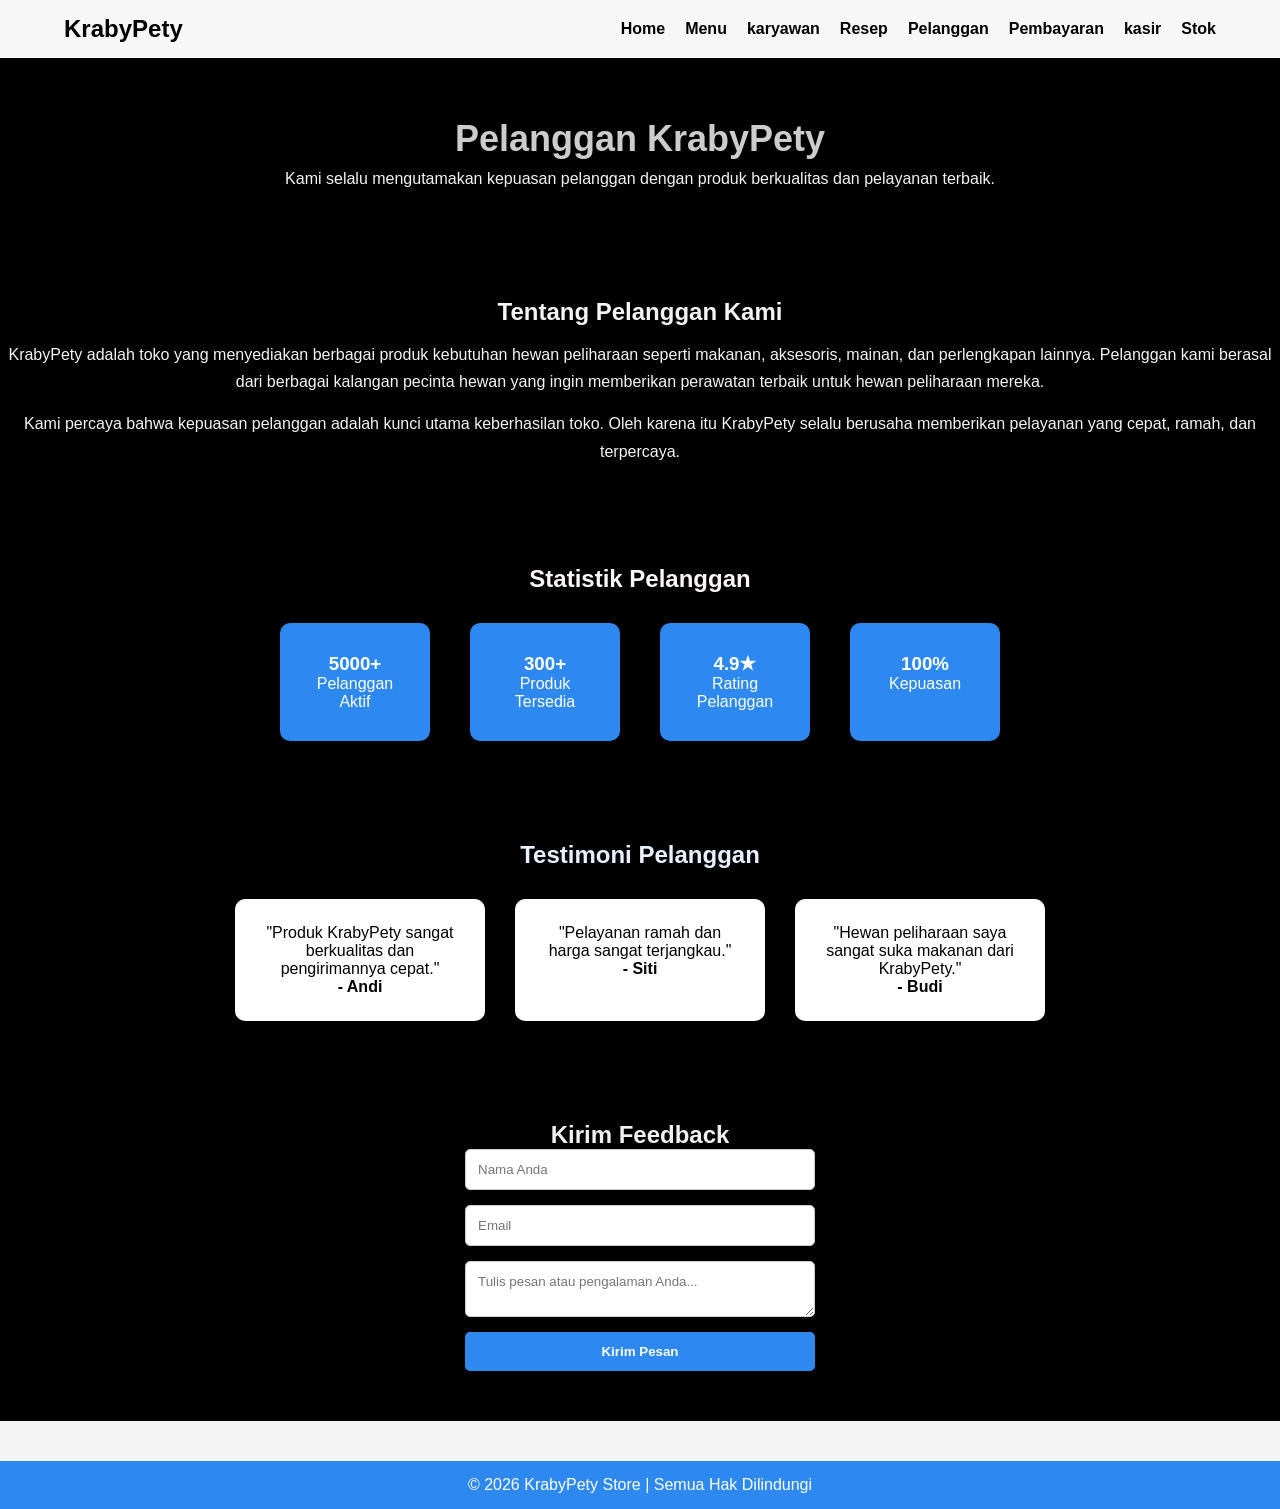
<file: pelanggan.html>
<!DOCTYPE html>
<html lang="id">
<head>
<meta charset="UTF-8">
<meta name="viewport" content="width=device-width, initial-scale=1.0">
<title>Pelanggan - KrabyPety</title>
<link rel="stylesheet" href="pelanggan.css">
<link >
</head>

<body>

<header>
<div class="navbar">
<h1 class="logo">KrabyPety</h1>

<nav>
<ul>
<li><a href="#">Home</a></li>
<li><a href="#">Menu</a></li>
<li><a href="#">karyawan</a></li>
<li><a href="#">Resep</a></li>
<li><a href="#">Pelanggan</a></li>
<li><a href="#">Pembayaran</a></li>
<li><a href="#">kasir</a></li>
<li><a href="#Stok.html">Stok</a></li>
</ul>
</nav>
</div>
</header>


<section class="hero">
<h2>Pelanggan KrabyPety</h2>
<p>Kami selalu mengutamakan kepuasan pelanggan dengan produk berkualitas dan pelayanan terbaik.</p>
</section>


<section class="about-customer">

<h2>Tentang Pelanggan Kami</h2>

<p>
KrabyPety adalah toko yang menyediakan berbagai produk kebutuhan hewan peliharaan seperti makanan,
aksesoris, mainan, dan perlengkapan lainnya. Pelanggan kami berasal dari berbagai kalangan pecinta
hewan yang ingin memberikan perawatan terbaik untuk hewan peliharaan mereka.
</p>

<p>
Kami percaya bahwa kepuasan pelanggan adalah kunci utama keberhasilan toko. Oleh karena itu
KrabyPety selalu berusaha memberikan pelayanan yang cepat, ramah, dan terpercaya.
</p>

</section>


<section class="statistik">

<h2>Statistik Pelanggan</h2>

<div class="stat-box">

<div class="stat">
<h3>5000+</h3>
<p>Pelanggan Aktif</p>
</div>

<div class="stat">
<h3>300+</h3>
<p>Produk Tersedia</p>
</div>

<div class="stat">
<h3>4.9★</h3>
<p>Rating Pelanggan</p>
</div>

<div class="stat">
<h3>100%</h3>
<p>Kepuasan</p>
</div>

</div>

</section>


<section class="testimoni">

<h2>Testimoni Pelanggan</h2>

<div class="testimoni-container">

<div class="card">
<p>"Produk KrabyPety sangat berkualitas dan pengirimannya cepat."</p>
<h4>- Andi</h4>
</div>

<div class="card">
<p>"Pelayanan ramah dan harga sangat terjangkau."</p>
<h4>- Siti</h4>
</div>

<div class="card">
<p>"Hewan peliharaan saya sangat suka makanan dari KrabyPety."</p>
<h4>- Budi</h4>
</div>

</div>

</section>


<section class="feedback">

<h2>Kirim Feedback</h2>

<form>

<input type="text" placeholder="Nama Anda" required>
<input type="email" placeholder="Email" required>
<textarea placeholder="Tulis pesan atau pengalaman Anda..." required></textarea>

<button type="submit">Kirim Pesan</button>

</form>

</section>


<footer>

<p>© 2026 KrabyPety Store | Semua Hak Dilindungi</p>

</footer>

</body>
</html>
</file>
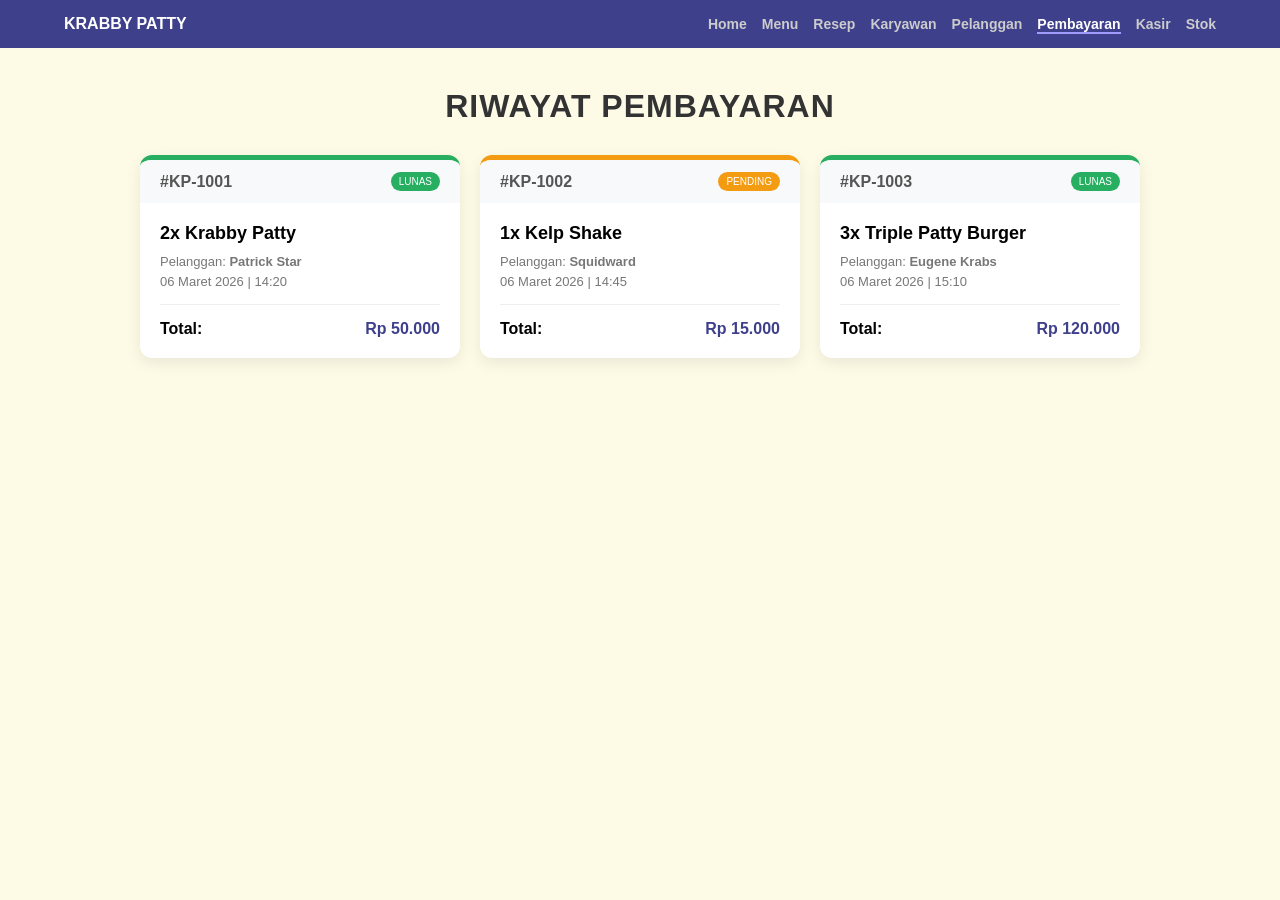
<file: pembayaran.html>
<!doctype html>
<html lang="id">
  <head>
    <meta charset="UTF-8" />
    <meta name="viewport" content="width=device-width, initial-scale=1.0" />
    <title>Pembayaran - Krabby Patty</title>
    <link rel="stylesheet" href="pembayaran.css" />
  </head>
  <body>
    <header>
      <div class="logo">KRABBY PATTY</div>
      <input type="checkbox" id="menu-toggle" />
      <label for="menu-toggle" class="hamburger">
        <span></span><span></span><span></span>
      </label>
      <nav>
        <ul>
          <li><a href="index.html">Home</a></li>
          <li><a href="menu.html">Menu</a></li>
          <li><a href="resep.html">Resep</a></li>
          <li><a href="karyawan.html">Karyawan</a></li>
          <li><a href="pelanggan.html">Pelanggan</a></li>
          <li><a href="pembayaran.html" class="active">Pembayaran</a></li>
          <li><a href="kasir.html">Kasir</a></li>
          <li><a href="stok.html">Stok</a></li>
        </ul>
      </nav>
    </header>

    <main>
      <h1>RIWAYAT PEMBAYARAN</h1>

      <div class="payment-grid">
        <div class="payment-card status-lunas">
          <div class="card-header">
            <span class="order-id">#KP-1001</span>
            <span class="badge">LUNAS</span>
          </div>
          <div class="card-body">
            <h3>2x Krabby Patty</h3>
            <p class="customer">Pelanggan: <strong>Patrick Star</strong></p>
            <p class="date">06 Maret 2026 | 14:20</p>
            <hr />
            <div class="price-row">
              <span>Total:</span>
              <span class="total-price">Rp 50.000</span>
            </div>
          </div>
        </div>

        <div class="payment-card status-pending">
          <div class="card-header">
            <span class="order-id">#KP-1002</span>
            <span class="badge">PENDING</span>
          </div>
          <div class="card-body">
            <h3>1x Kelp Shake</h3>
            <p class="customer">Pelanggan: <strong>Squidward</strong></p>
            <p class="date">06 Maret 2026 | 14:45</p>
            <hr />
            <div class="price-row">
              <span>Total:</span>
              <span class="total-price">Rp 15.000</span>
            </div>
          </div>
        </div>

        <div class="payment-card status-lunas">
          <div class="card-header">
            <span class="order-id">#KP-1003</span>
            <span class="badge">LUNAS</span>
          </div>
          <div class="card-body">
            <h3>3x Triple Patty Burger</h3>
            <p class="customer">Pelanggan: <strong>Eugene Krabs</strong></p>
            <p class="date">06 Maret 2026 | 15:10</p>
            <hr />
            <div class="price-row">
              <span>Total:</span>
              <span class="total-price">Rp 120.000</span>
            </div>
          </div>
        </div>
      </div>
    </main>
  </body>
</html>
</file>
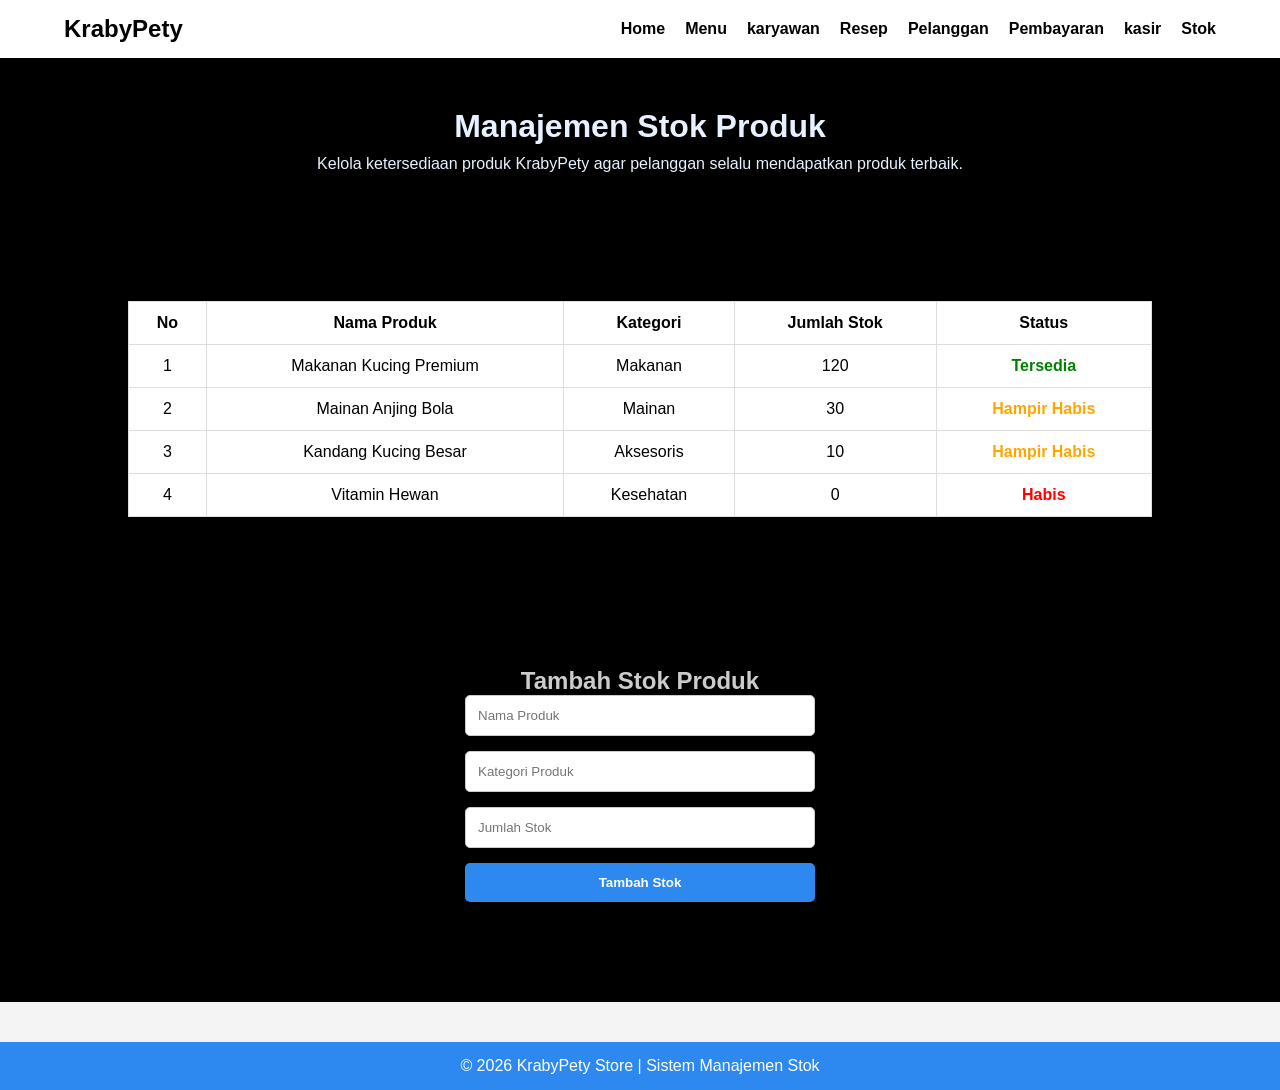
<file: stok.html>
<!DOCTYPE html>
<html lang="id">
<head>
<meta charset="UTF-8">
<meta name="viewport" content="width=device-width, initial-scale=1.0">
<title>Stok Produk - KrabyPety</title>
<link rel="stylesheet" href="stok.css">

</head>

<body>

<header>
<div class="navbar">
<h1 class="logo">KrabyPety</h1>

<nav>
    
<ul>
<li><a href="#">Home</a></li>
<li><a href="#">Menu</a></li>
<li><a href="#">karyawan</a></li>
<li><a href="#">Resep</a></li>
<li><a href="#">Pelanggan</a></li>
<li><a href="#">Pembayaran</a></li>
<li><a href="#">kasir</a></li>
<li><a href="#Stok.html">Stok</a></li>
</ul>
</nav>
</div>
</header>


<section class="hero">
<h2>Manajemen Stok Produk</h2>
<p>Kelola ketersediaan produk KrabyPety agar pelanggan selalu mendapatkan produk terbaik.</p>
</section>


<section class="stok-info">

<h2>Informasi Stok Produk</h2>

<table>

<tr>
<th>No</th>
<th>Nama Produk</th>
<th>Kategori</th>
<th>Jumlah Stok</th>
<th>Status</th>
</tr>

<tr>
<td>1</td>
<td>Makanan Kucing Premium</td>
<td>Makanan</td>
<td>120</td>
<td class="tersedia">Tersedia</td>
</tr>

<tr>
<td>2</td>
<td>Mainan Anjing Bola</td>
<td>Mainan</td>
<td>30</td>
<td class="hampir">Hampir Habis</td>
</tr>

<tr>
<td>3</td>
<td>Kandang Kucing Besar</td>
<td>Aksesoris</td>
<td>10</td>
<td class="hampir">Hampir Habis</td>
</tr>

<tr>
<td>4</td>
<td>Vitamin Hewan</td>
<td>Kesehatan</td>
<td>0</td>
<td class="habis">Habis</td>
</tr>

</table>

</section>


<section class="tambah-stok">

<h2>Tambah Stok Produk</h2>

<form>

<input type="text" placeholder="Nama Produk" required>
<input type="text" placeholder="Kategori Produk" required>
<input type="number" placeholder="Jumlah Stok" required>

<button type="submit">Tambah Stok</button>

</form>

</section>


<footer>

<p>© 2026 KrabyPety Store | Sistem Manajemen Stok</p>

</footer>

</body>
</html>
</file>
<file: pelanggan.css>
*{
margin:0;
padding:0;
box-sizing:border-box;
font-family:Arial, Helvetica, sans-serif;


}

body{
background:#f4f4f4;
}

/* NAVBAR */

header{
background:#f7f7f8;
color:rgb(0, 0, 0);
padding:15px 0;
}

.navbar{
width:90%;
margin:auto;
display:flex;
justify-content:space-between;
align-items:center;
}

.logo{
font-size:24px;
}

nav ul{
display:flex;
list-style:none;
}

nav ul li{
margin-left:20px;
}

nav ul li a{
color:rgb(0, 0, 0);
text-decoration:none;
font-weight:bold;
}



.hero{
text-align:center;
padding:60px 20px;
background:#000000;
color: #f4f4f4;
}

.hero h2{
font-size:36px;
margin-bottom:10px;
color: #ccc;
}

/* ABOUT */

.about-customer{
width:100%;
margin:auto;
padding:50px 0;
text-align:center;
background-color: #000000;
color: #f4f4f4;
}

.about-customer p{
margin-top:15px;
line-height:1.7;
}

/* STATISTIK */

.statistik{
background:rgb(0, 0, 0);
padding:50px;
text-align:center;
color: #fcf5f5;
}

.stat-box{
display:flex;
justify-content:center;
gap:40px;
margin-top:30px;
flex-wrap:wrap;
}

.stat{
background:#2d89ef;
color:white;
padding:30px;
border-radius:10px;
width:150px;
}

/* TESTIMONI */

.testimoni{
padding:50px;
text-align:center;
background-color: #000000;
color: #e8f1ff;
}

.testimoni-container{
display:flex;
justify-content:center;
gap:30px;
margin-top:30px;
flex-wrap:wrap;
}

.card{
background:white;
padding:25px;
border-radius:10px;
box-shadow:0 0 10px rgba(0,0,0,0.1);
width:250px;
color: #000000;
}

/* FEEDBACK */

.feedback{
background:#000000;
padding:50px;
text-align:center;
color: #f1f0f0;
}

form{
width:350px;
margin:auto;
display:flex;
flex-direction:column;
gap:15px;
}

input, textarea{
padding:12px;
border:1px solid #ccc;
border-radius:5px;
}

button{
padding:12px;
background:#2d89ef;
color:white;
border:none;
border-radius:5px;
cursor:pointer;
font-weight:bold;
}

button:hover{
background:#1c5fb8;
}

/* FOOTER */

footer{
background:#2d89ef;
color:white;
text-align:center;
padding:15px;
margin-top:40px;
}
</file>
<file: pembayaran.css>
/* Ambil dasar dari style-kasir.css sebelumnya */
* {
    margin: 0; padding: 0; box-sizing: border-box;
    font-family: 'Segoe UI', sans-serif;
}

body { background-color: #fdfae6; }

header {
    background-color: #3f408c;
    padding: 15px 5%;
    display: flex;
    justify-content: space-between;
    align-items: center;
    position: sticky; top: 0; z-index: 1000;
}

.logo { color: white; font-weight: 900; }

nav ul { display: flex; list-style: none; gap: 15px; }

nav ul li a { text-decoration: none; color: #ccc; font-size: 14px; font-weight: 600; }

nav ul li a.active { color: white; border-bottom: 2px solid #a29bfe; }

/* Main Content */
main { padding: 40px 5%; text-align: center; }

h1 { margin-bottom: 30px; letter-spacing: 1px; color: #333; }

/* Payment Cards */
.payment-grid {
    display: flex; flex-wrap: wrap; justify-content: center; gap: 20px;
}

.payment-card {
    background: white;
    width: 320px;
    border-radius: 12px;
    overflow: hidden;
    box-shadow: 0 5px 15px rgba(0,0,0,0.08);
    text-align: left;
}

.card-header {
    padding: 12px 20px;
    display: flex; justify-content: space-between;
    align-items: center;
    background: #f8f9fa;
}

.order-id { font-weight: bold; color: #555; }

.badge {
    font-size: 10px; padding: 4px 8px; border-radius: 20px; color: white;
}

/* Status Colors */
.status-lunas .badge { background-color: #27ae60; } /* Hijau */
.status-pending .badge { background-color: #f39c12; } /* Kuning */
.status-lunas { border-top: 5px solid #27ae60; }
.status-pending { border-top: 5px solid #f39c12; }

.card-body { padding: 20px; }

.card-body h3 { font-size: 18px; margin-bottom: 10px; }

.customer, .date { font-size: 13px; color: #777; margin-bottom: 5px; }

hr { margin: 15px 0; border: 0; border-top: 1px solid #eee; }

.price-row {
    display: flex; justify-content: space-between;
    font-weight: bold; font-size: 16px;
}

.total-price { color: #3f408c; }

/* Responsive Hamburger (Sama seperti Kasir) */
#menu-toggle { display: none; }

@media (max-width: 768px) {
    .hamburger { display: flex; flex-direction: column; gap: 5px; cursor: pointer; }
    .hamburger span { width: 25px; height: 3px; background: white; }
    nav {
        display: none; position: absolute; top: 100%; left: 0;
        width: 100%; background: #3f408c; padding: 20px 0;
    }
    nav ul { flex-direction: column; align-items: center; }
    #menu-toggle:checked ~ nav { display: block; }
}
</file>
<file: stok.css>
*{
margin:0;
padding:0;
box-sizing:border-box;
font-family:Arial, Helvetica, sans-serif;
}

body{
background:#f4f4f4;
}

/* NAVBAR */

header{
background:#ffffff;
color:rgb(0, 0, 0);
padding:15px 0;
}

.navbar{
width:90%;
margin:auto;
display:flex;
justify-content:space-between;
align-items:center;
}

.logo{
font-size:24px;
}

nav ul{
display:flex;
list-style:none;
}

nav ul li{
margin-left:20px;
}

nav ul li a{
color:rgb(0, 0, 0);
text-decoration:none;
font-weight:bold;
}

/* HERO */

.hero{
text-align:center;
padding:50px;
background:#000000;
color: #e8f1ff;
}

.hero h2{
font-size:32px;
margin-bottom:10px;
}

/* TABEL STOK */

.stok-info{
width:100%;
margin:auto;
padding:50px 0;
background-color: #000000;
}

table{
width: 80%;
border-collapse:collapse;
background:rgb(255, 255, 255);
margin-left: auto;
margin-right: auto;
}

th, td{
padding:12px;
border:1px solid #ddd;
text-align:center;
color: #000000
}

th{
background:#ffffff;
color:rgb(0, 0, 0);
}

.tersedia{
color:green;
font-weight:bold;
}

.hampir{
color:orange;
font-weight:bold;
}

.habis{
color:red;
font-weight:bold;
}

/* FORM TAMBAH STOK */

.tambah-stok{
background:#000000;
padding: 100px;
margin: auto;
text-align:center;
color: #ccc;
}

form{
width:350px;
margin:auto;
display:flex;
flex-direction:column;
gap:15px;
}

input{
padding:12px;
border:1px solid #ccc;
border-radius:5px;
}

button{
padding:12px;
background:#2d89ef;
color:white;
border:none;
border-radius:5px;
cursor:pointer;
font-weight:bold;
}

button:hover{
background:#1c5fb8;
}

/* FOOTER */

footer{
background:#2d89ef;
color:white;
text-align:center;
padding:15px;
margin-top:40px;
}
</file>
